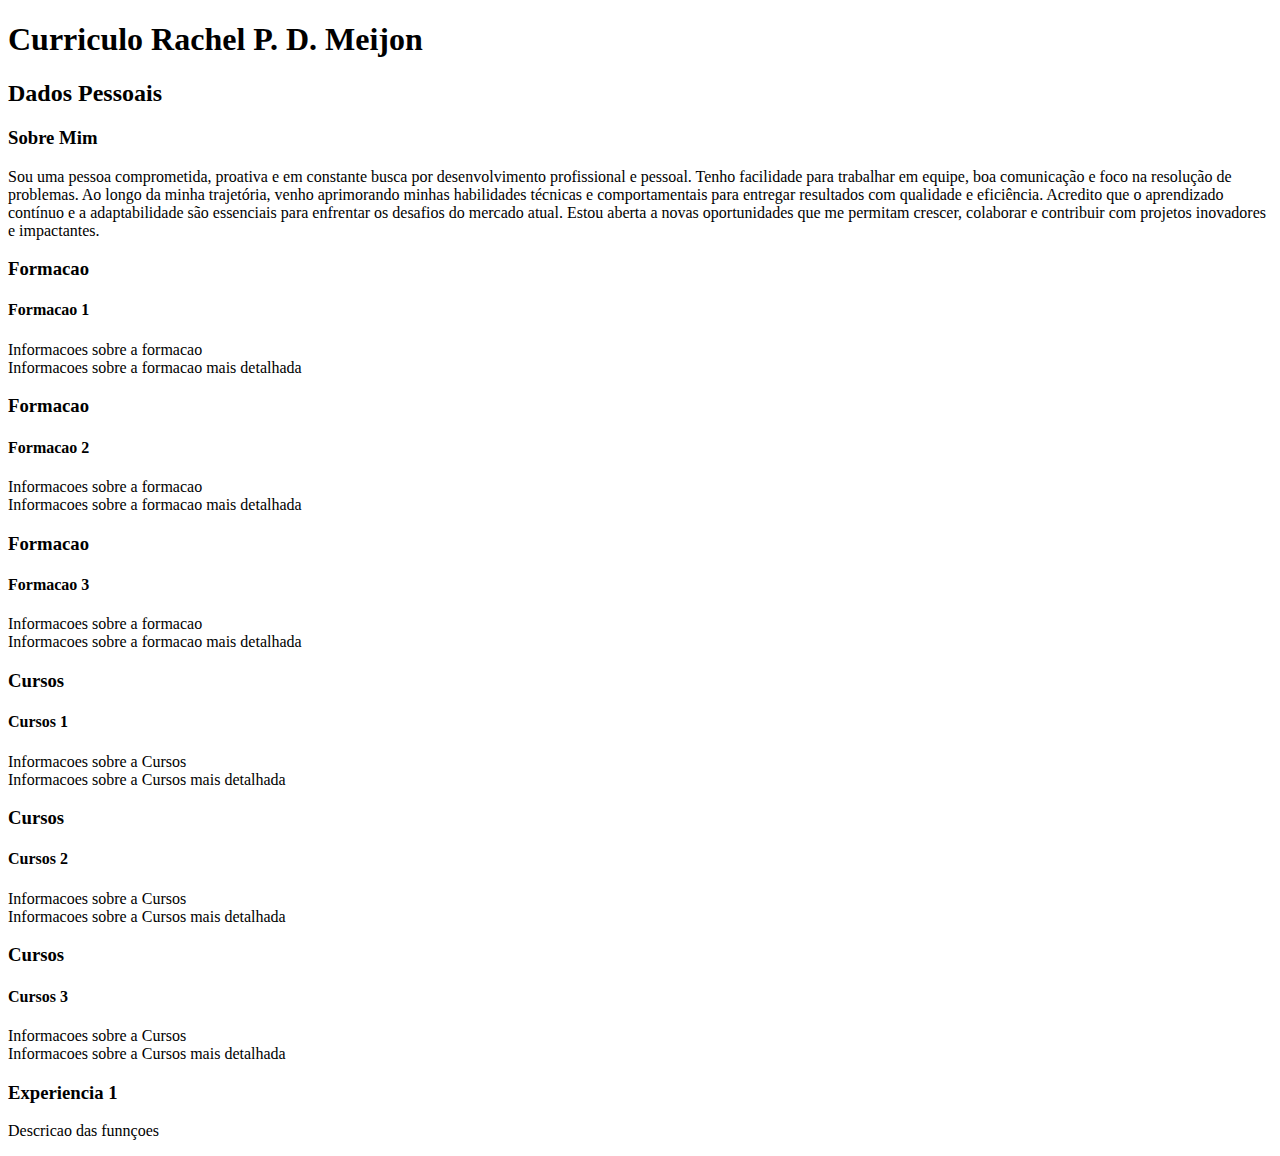
<file: pagina curriculo/index.html>
<!DOCTYPE html>
<html lang="ot-br">

<head>
    <meta charset="UTF-8">
    <meta name="viewport" content="width=device-width, initial-scale=1.0">
    <title>Curriculo Rachel Parreiras</title>
</head>

<body>
    <header>
        <div>
            <!-- Foto perfil -->
        </div>
        <div>
            <!-- Barra de navegacao lateral -->
        </div>
    </header>


    <main>
        <h1>
            <span>Curriculo</span> Rachel P. D. Meijon
        </h1>
        <h2> Dados Pessoais</h2>
        <div>
            <h3>Sobre Mim</h3>
            <p>
                Sou uma pessoa comprometida, proativa e em constante busca por desenvolvimento
                profissional e pessoal. Tenho facilidade para trabalhar em equipe, boa comunicação
                e foco na resolução de problemas.
                Ao longo da minha trajetória, venho aprimorando minhas habilidades técnicas
                e comportamentais para entregar resultados com qualidade e eficiência.

                Acredito que o aprendizado contínuo e a adaptabilidade são essenciais
                para enfrentar os desafios do mercado atual. Estou aberta a novas
                oportunidades que me permitam crescer, colaborar e contribuir com projetos
                inovadores e impactantes.
            </p>
        </div>
        <div>
            <h3>Formacao</h3>
            <div>
                <h4>Formacao 1 </h4>
                 <div>
                    Informacoes sobre a formacao 
                </div>
                 <div>
                    Informacoes sobre a formacao mais detalhada
                </div>
            </div>
            <h3>Formacao</h3>
            <div>
                <h4>Formacao 2 </h4>
                 <div>
                    Informacoes sobre a formacao 
                </div>
                 <div>
                    Informacoes sobre a formacao mais detalhada
                </div>
            </div>
            <h3>Formacao</h3>
            <div>
                <h4>Formacao 3 </h4>
                 <div>
                    Informacoes sobre a formacao 
                </div>
                 <div>
                    Informacoes sobre a formacao mais detalhada
                </div>
            </div>           
        </div>
        <div>
            <h3>Cursos</h3>
            <div>
                <h4>Cursos 1 </h4>
                 <div>
                    Informacoes sobre a Cursos 
                </div>
                 <div>
                    Informacoes sobre a Cursos mais detalhada
                </div>
            </div>
            <h3>Cursos</h3>
            <div>
                <h4>Cursos 2 </h4>
                 <div>
                    Informacoes sobre a Cursos 
                </div>
                 <div>
                    Informacoes sobre a Cursos mais detalhada
                </div>
            </div>
            <h3>Cursos</h3>
            <div>
                <h4>Cursos 3 </h4>
                 <div>
                    Informacoes sobre a Cursos 
                </div>
                 <div>
                    Informacoes sobre a Cursos mais detalhada
                </div>
            </div>           
        </div>
        <div>
            <div>
                <h3>
                    Experiencia 1
                </h3>
                <p>
                    Descricao das funnçoes
                </p>
            </div>
        </div>





        </form>
    </main>

</body>

</html>
</file>
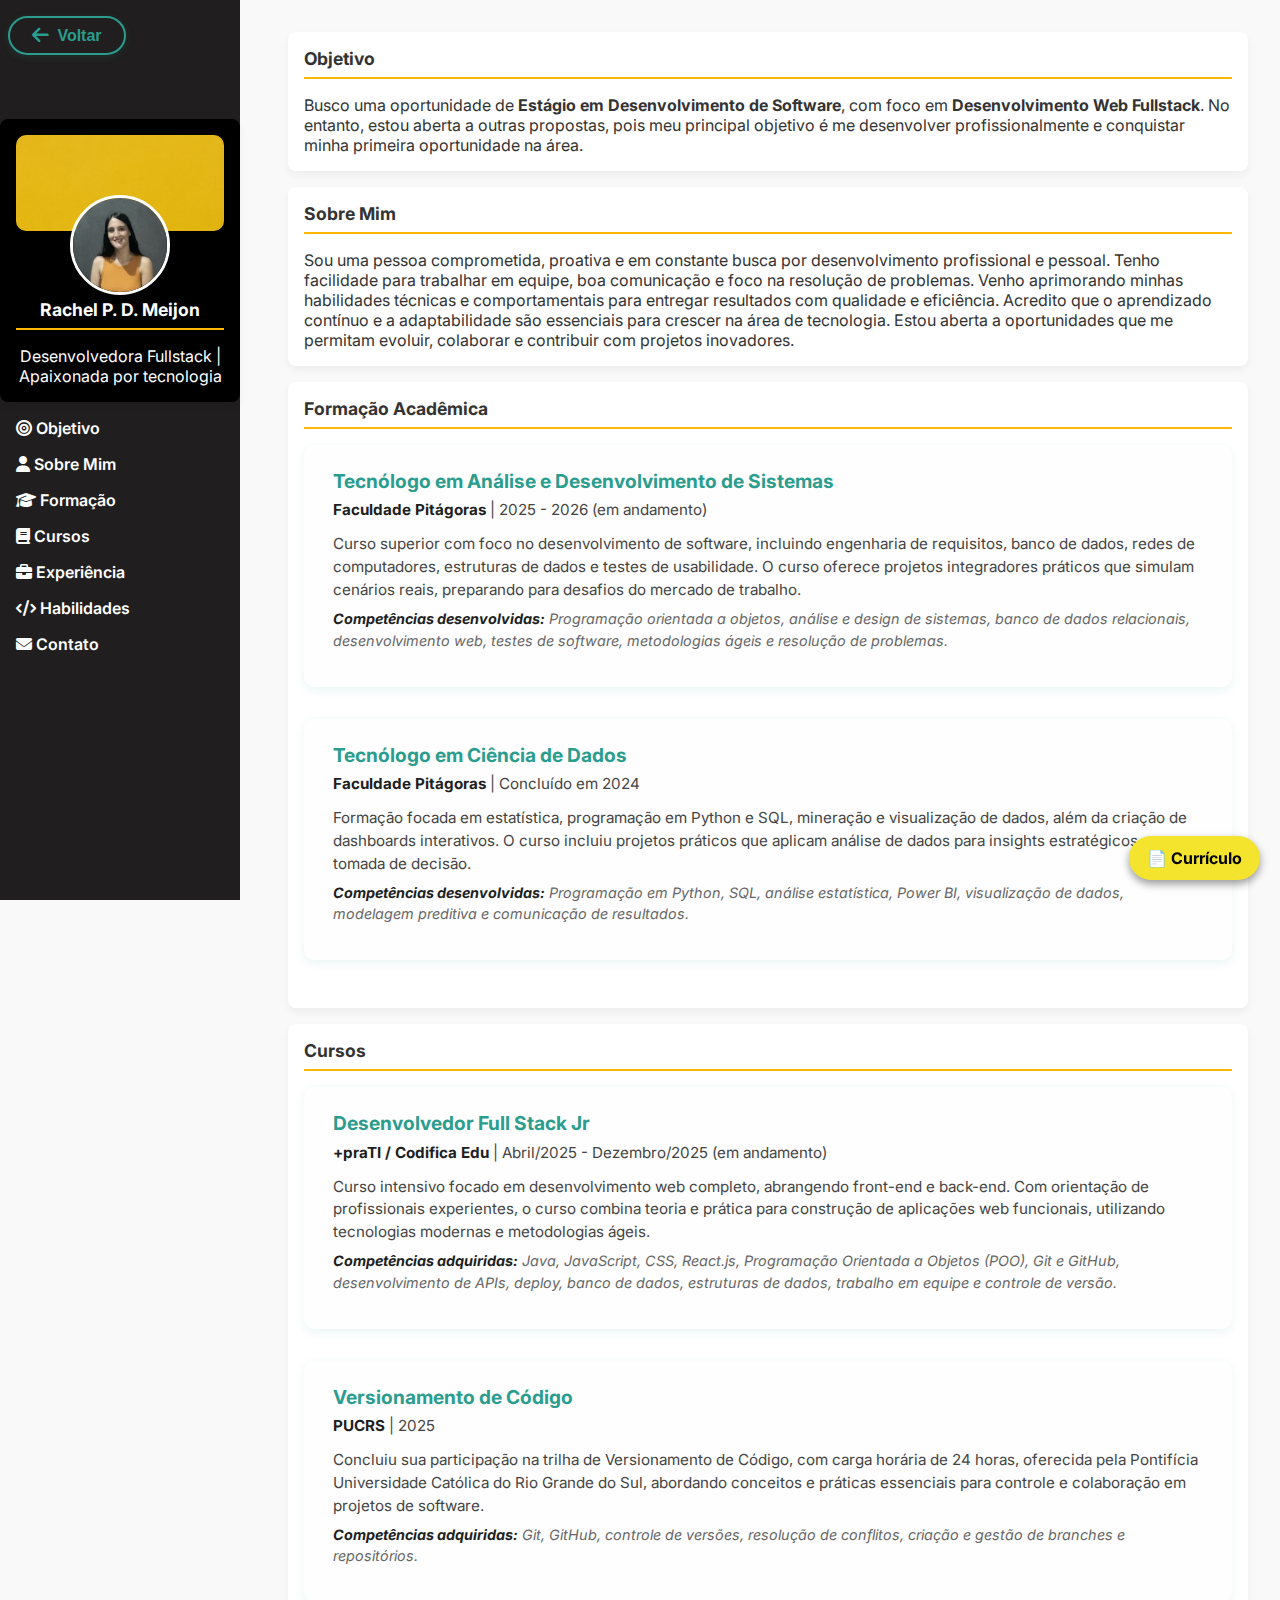
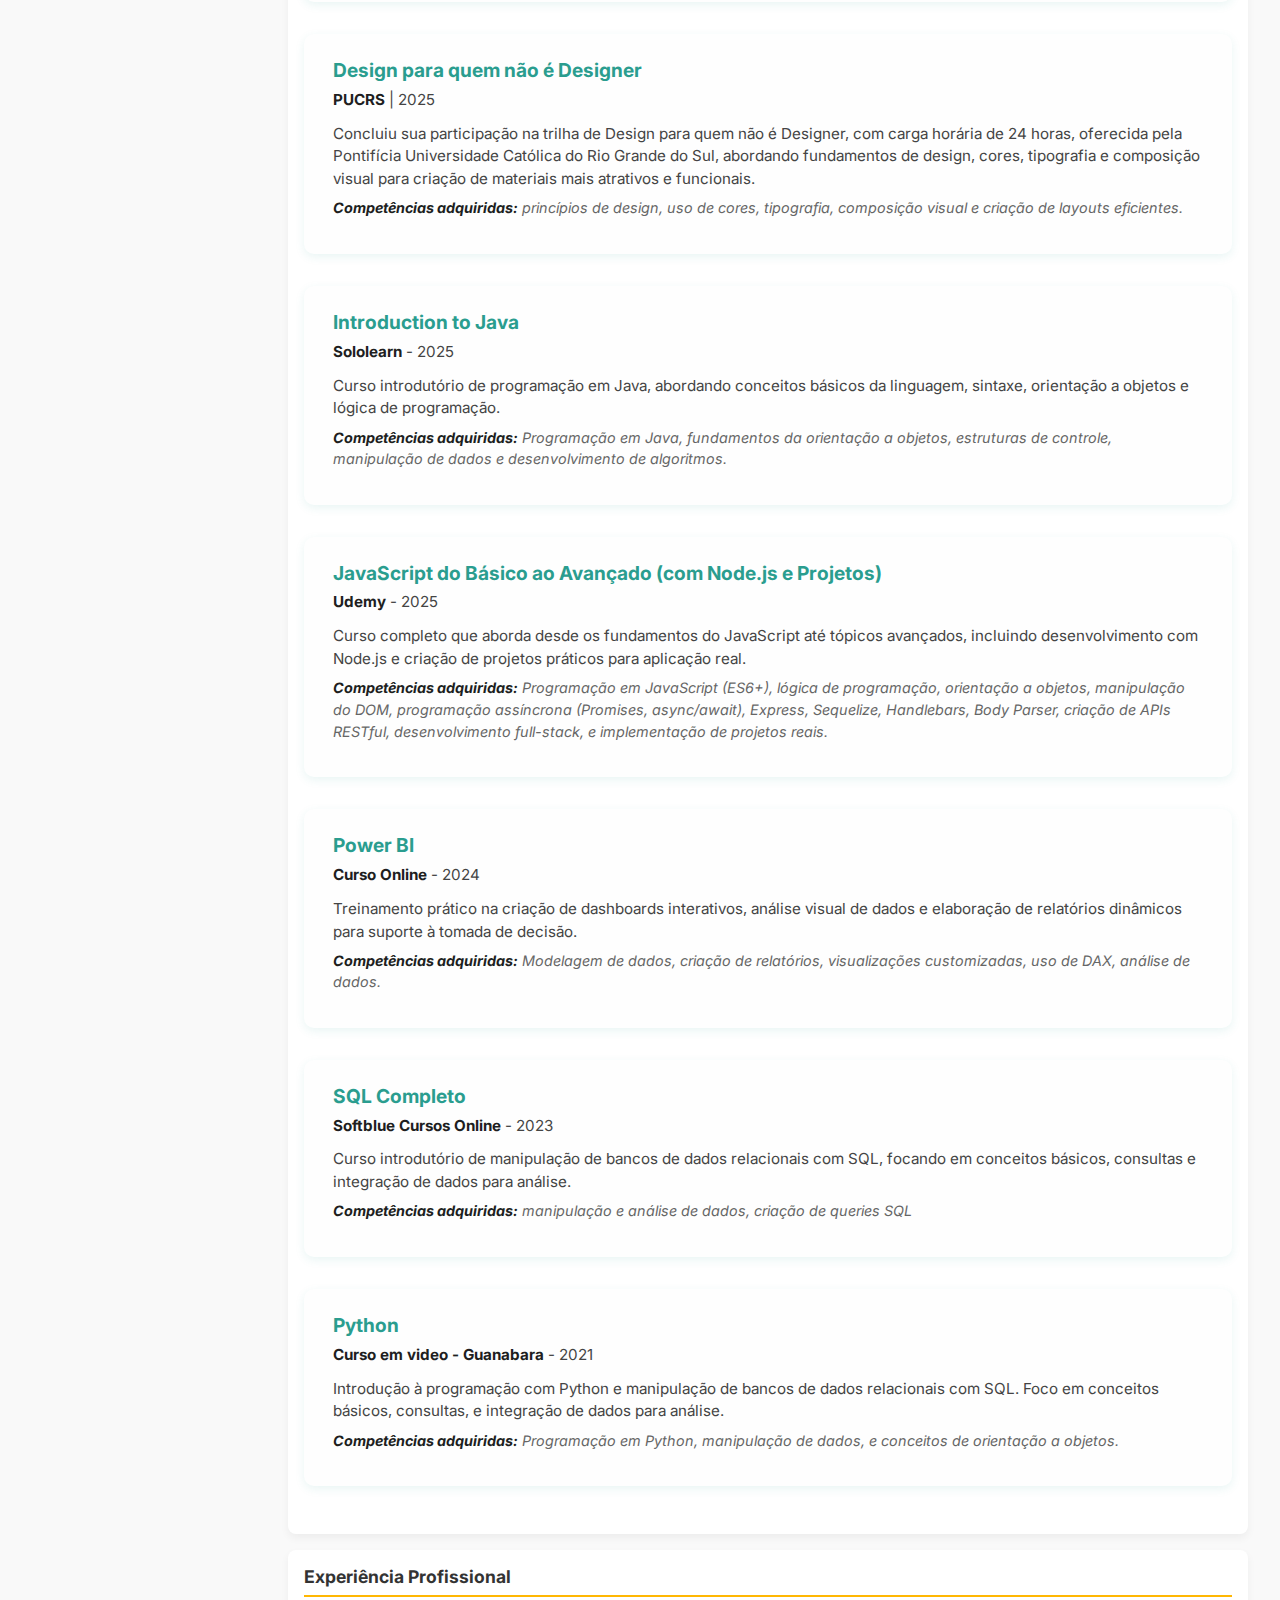
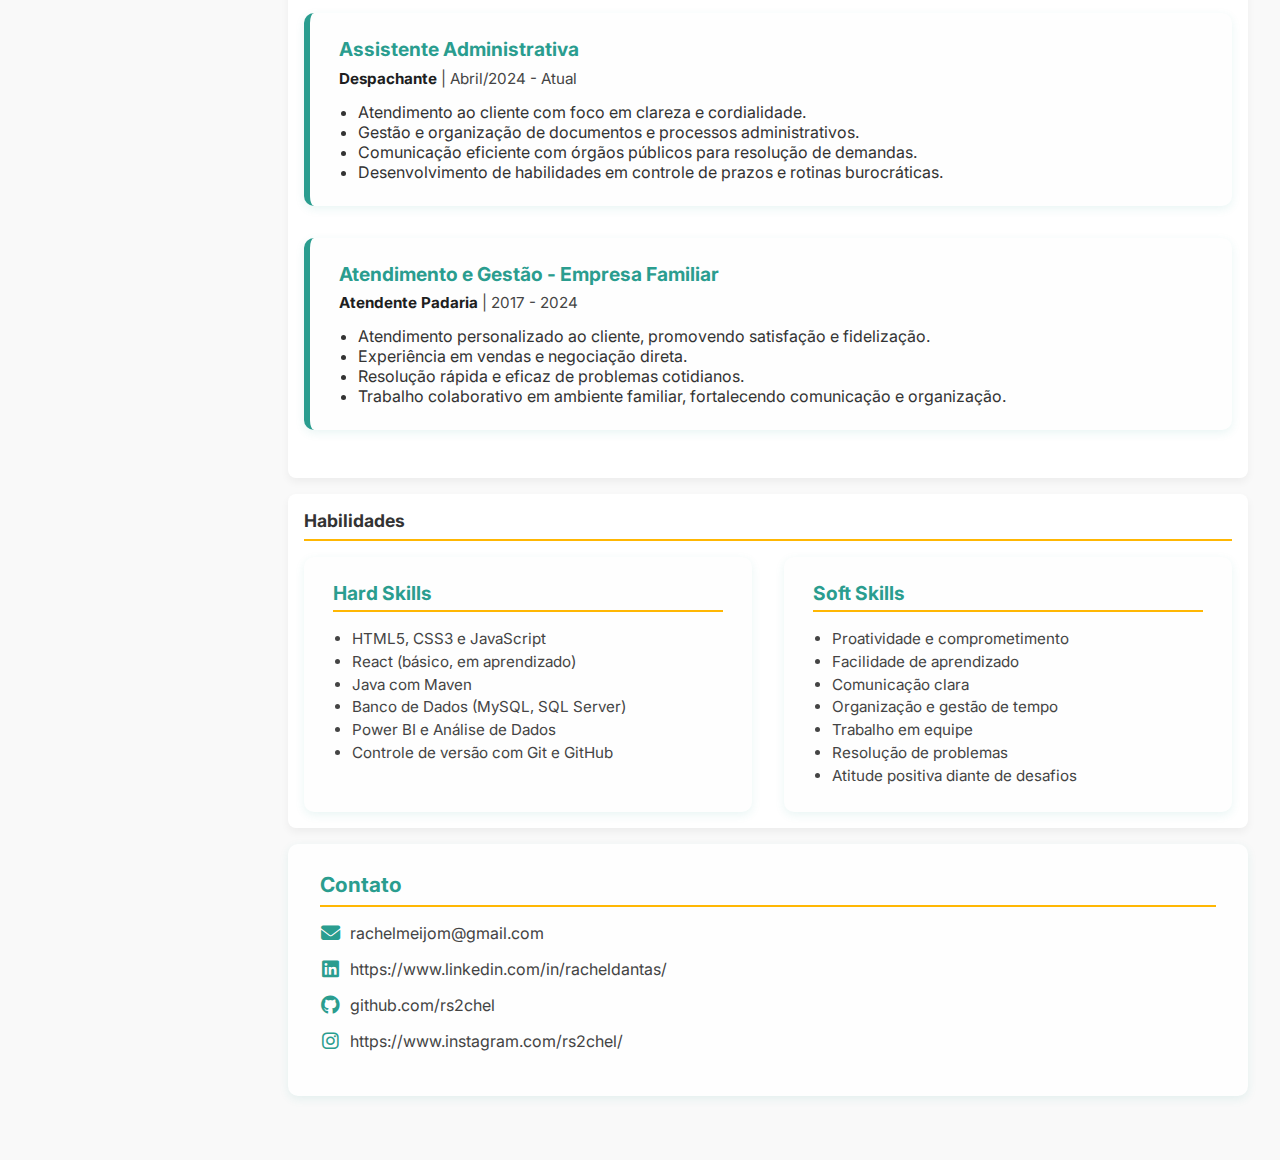
<file: PaginaCurriculo/index.html>
<!DOCTYPE html>
<html lang="pt-BR">

<head>
  <meta charset="UTF-8" />
  <meta name="viewport" content="width=device-width, initial-scale=1.0" />
  <title>Currículo - Rachel Meijon</title>
  <link rel="stylesheet" href="https://cdnjs.cloudflare.com/ajax/libs/font-awesome/6.4.0/css/all.min.css" />
  <link href="https://fonts.googleapis.com/css2?family=Inter:wght@400;600;700&display=swap" rel="stylesheet" />
  <link rel="stylesheet" href="style.css" />
</head>

<body>
  <button class="btn-menu" id="btn-menu">
    <i class="fas fa-bars"></i>
  </button>
  <aside>
    <button class="btn-voltar" id="btn-anterior"><i class="fa fa-arrow-left"></i> Voltar</button>
    <section class="perfil-topo">
      <img src="/img/fundo.png" alt="Capa" class="capa" />
      <div class="perfil-info">
        <img src="/img/FotoPerfilMenor.jpg" alt="Foto de perfil" class="fotoPerfil" />
        <h2>Rachel P. D. Meijon</h2>
        <p>Desenvolvedora Fullstack | Apaixonada por tecnologia</p>
      </div>
    </section>
    <nav>
      <ul>
        <li><a href="#objetivo"><i class="fas fa-bullseye"></i> Objetivo</a></li>
        <li><a href="#sobre"><i class="fas fa-user"></i> Sobre Mim</a></li>
        <li><a href="#formacao"><i class="fas fa-graduation-cap"></i> Formação</a></li>
        <li><a href="#cursos"><i class="fas fa-book"></i> Cursos</a></li>
        <li><a href="#experiencia"><i class="fas fa-briefcase"></i> Experiência</a></li>
        <li><a href="#habilidades"><i class="fas fa-code"></i> Habilidades</a></li>
        <li><a href="#contato"><i class="fas fa-envelope"></i> Contato</a></li>
      </ul>
    </nav>
  </aside>

  <main class="main-conteudo">

    <section id="objetivo">
      <h2>Objetivo</h2>
      <p class="box-text">
        Busco uma oportunidade de <strong>Estágio em Desenvolvimento de Software</strong>, com foco em
        <strong>Desenvolvimento Web Fullstack</strong>. No entanto, estou aberta a outras propostas, pois meu principal
        objetivo é me desenvolver profissionalmente e conquistar minha primeira oportunidade na área.
      </p>
    </section>

    <section id="sobre">
      <h2>Sobre Mim</h2>
      <p class="box-text">
        Sou uma pessoa comprometida, proativa e em constante busca por desenvolvimento
        profissional e pessoal. Tenho facilidade para trabalhar em equipe, boa comunicação
        e foco na resolução de problemas. Venho aprimorando minhas habilidades técnicas e comportamentais para
        entregar resultados com qualidade
        e eficiência. Acredito que o aprendizado contínuo e a adaptabilidade são essenciais
        para crescer na área de tecnologia. Estou aberta a oportunidades que
        me permitam evoluir, colaborar e contribuir com projetos inovadores.
      </p>
    </section>

    <section id="formacao">
      <h2>Formação Acadêmica</h2>

      <article>
        <h3>Tecnólogo em Análise e Desenvolvimento de Sistemas</h3>
        <p><strong>Faculdade Pitágoras</strong> | 2025 - 2026 (em andamento)</p>
        <p class="box-text">
          Curso superior com foco no desenvolvimento de software, incluindo engenharia de requisitos, banco de dados,
          redes de computadores, estruturas de dados e testes de usabilidade. O curso oferece projetos integradores
          práticos que simulam cenários reais, preparando para desafios do mercado de trabalho.
        </p>
        <p class="competencias"><strong>Competências desenvolvidas:</strong> Programação orientada a objetos, análise e
          design de sistemas,
          banco de dados relacionais, desenvolvimento web, testes de software, metodologias ágeis e resolução de
          problemas.</p>
      </article>

      <article>
        <h3>Tecnólogo em Ciência de Dados</h3>
        <p><strong>Faculdade Pitágoras</strong> | Concluído em 2024</p>
        <p class="box-text">
          Formação focada em estatística, programação em Python e SQL, mineração e visualização de dados, além da
          criação de dashboards interativos. O curso incluiu projetos práticos que aplicam análise de dados para
          insights estratégicos e tomada de decisão.
        </p>
        <p class="competencias"><strong>Competências desenvolvidas:</strong> Programação em Python, SQL, análise
          estatística, Power BI,
          visualização de dados, modelagem preditiva e comunicação de resultados.</p>
      </article>
    </section>

    <section id="cursos">
      <h2>Cursos</h2>

      <article>
        <h3>Desenvolvedor Full Stack Jr</h3>
        <p><strong>+praTI / Codifica Edu</strong> | Abril/2025 - Dezembro/2025 (em andamento)</p>
        <p>
          Curso intensivo focado em desenvolvimento web completo, abrangendo front-end e back-end. Com orientação de
          profissionais experientes, o curso combina teoria e prática para construção de aplicações web funcionais,
          utilizando tecnologias modernas e metodologias ágeis.
        </p>
        <p class="competencias"><strong>Competências adquiridas:</strong> Java, JavaScript, CSS, React.js, Programação
          Orientada a Objetos
          (POO), Git e GitHub, desenvolvimento de APIs, deploy, banco de dados, estruturas de dados, trabalho em equipe
          e controle de versão.</p>
      </article>
      <article>
        <h3>Versionamento de Código</h3>
        <p><strong>PUCRS</strong> | 2025</p>
        <p>Concluiu sua participação na trilha de Versionamento de Código, com carga horária de 24 horas,
          oferecida pela Pontifícia Universidade Católica do Rio Grande do Sul, abordando conceitos e práticas
          essenciais para controle e colaboração em projetos de software.</p>
        <p class="competencias"><strong>Competências adquiridas:</strong> Git, GitHub, controle de versões,
          resolução de conflitos, criação e gestão de branches e repositórios.</p>
      </article>
      <article>
        <h3>Design para quem não é Designer</h3>
        <p><strong>PUCRS</strong> | 2025</p>
        <p>Concluiu sua participação na trilha de Design para quem não é Designer, com carga horária de
          24 horas, oferecida pela Pontifícia Universidade Católica do Rio Grande do Sul, abordando
          fundamentos de design, cores, tipografia e composição visual para criação de materiais mais
          atrativos e funcionais.</p>
        <p class="competencias"><strong>Competências adquiridas:</strong> princípios de design,
          uso de cores, tipografia, composição visual e criação de layouts eficientes.</p>
      </article>


      <article>
        <h3>Introduction to Java</h3>
        <p><strong>Sololearn</strong> - 2025</p>
        <p>Curso introdutório de programação em Java, abordando conceitos básicos da linguagem, sintaxe, orientação a
          objetos e lógica de programação.</p>
        <p class="competencias"><strong>Competências adquiridas:</strong> Programação em Java, fundamentos da orientação
          a objetos, estruturas de controle, manipulação de dados e desenvolvimento de algoritmos.</p>
      </article>
      <article>
        <h3>JavaScript do Básico ao Avançado (com Node.js e Projetos)</h3>
        <p><strong>Udemy</strong> - 2025</p>
        <p>Curso completo que aborda desde os fundamentos do JavaScript até tópicos avançados, incluindo desenvolvimento
          com Node.js e criação de projetos práticos para aplicação real.</p>
        <p class="competencias"><strong>Competências adquiridas:</strong> Programação em JavaScript (ES6+), lógica de
          programação, orientação a objetos, manipulação do DOM, programação assíncrona (Promises, async/await),
          Express, Sequelize, Handlebars, Body Parser, criação de APIs RESTful, desenvolvimento full-stack, e
          implementação de projetos reais.</p>
      </article>
      <article>
        <h3>Power BI</h3>
        <p><strong>Curso Online</strong> - 2024</p>
        <p>Treinamento prático na criação de dashboards interativos, análise visual de dados e elaboração de relatórios
          dinâmicos para suporte à tomada de decisão.</p>
        <p class="competencias"><strong>Competências adquiridas:</strong> Modelagem de dados, criação de relatórios,
          visualizações
          customizadas, uso de DAX, análise de dados.</p>
      </article>
      <article>
        <h3>SQL Completo</h3>
        <p><strong>Softblue Cursos Online</strong> - 2023</p>
        <p>Curso introdutório de manipulação de bancos de dados relacionais com SQL, focando em
          conceitos básicos, consultas e integração de dados para análise.</p>
        <p class="competencias"><strong>Competências adquiridas:</strong> manipulação e análise
          de dados, criação de queries SQL </p>
      </article>
      <article>
        <h3>Python</h3>
        <p><strong>Curso em video - Guanabara</strong> - 2021</p>
        <p>Introdução à programação com Python e manipulação de bancos de dados relacionais com SQL. Foco em conceitos
          básicos, consultas, e integração de dados para análise.</p>
        <p class="competencias"><strong>Competências adquiridas:</strong> Programação em Python, manipulação de dados, e
          conceitos de orientação
          a objetos.
      </article>

    </section>

    <section id="experiencia">
      <h2>Experiência Profissional</h2>

      <article>
        <h3>Assistente Administrativa</h3>
        <p><strong>Despachante</strong> | Abril/2024 - Atual</p>
        <ul>
          <li>Atendimento ao cliente com foco em clareza e cordialidade.</li>
          <li>Gestão e organização de documentos e processos administrativos.</li>
          <li>Comunicação eficiente com órgãos públicos para resolução de demandas.</li>
          <li>Desenvolvimento de habilidades em controle de prazos e rotinas burocráticas.</li>
        </ul>
      </article>

      <article>
        <h3>Atendimento e Gestão - Empresa Familiar</h3>
        <p><strong>Atendente Padaria</strong> | 2017 - 2024</p>
        <ul>
          <li>Atendimento personalizado ao cliente, promovendo satisfação e fidelização.</li>
          <li>Experiência em vendas e negociação direta.</li>
          <li>Resolução rápida e eficaz de problemas cotidianos.</li>
          <li>Trabalho colaborativo em ambiente familiar, fortalecendo comunicação e organização.</li>
        </ul>
      </article>
    </section>

    <section id="habilidades">
      <h2>Habilidades</h2>

      <div class="habilidades-container">
        <div class="habilidade-card">
          <h3>Hard Skills</h3>
          <ul>
            <li>HTML5, CSS3 e JavaScript</li>
            <li>React (básico, em aprendizado)</li>
            <li>Java com Maven</li>
            <li>Banco de Dados (MySQL, SQL Server)</li>
            <li>Power BI e Análise de Dados</li>
            <li>Controle de versão com Git e GitHub</li>
          </ul>
        </div>

        <div class="habilidade-card">
          <h3>Soft Skills</h3>
          <ul>
            <li>Proatividade e comprometimento</li>
            <li>Facilidade de aprendizado</li>
            <li>Comunicação clara</li>
            <li>Organização e gestão de tempo</li>
            <li>Trabalho em equipe</li>
            <li>Resolução de problemas</li>
            <li>Atitude positiva diante de desafios</li>
          </ul>
        </div>
      </div>
    </section>

    <section id="contato">
      <h2>Contato</h2>
      <p><i class="fas fa-envelope"></i> rachelmeijom@gmail.com</p>
      <p><i class="fab fa-linkedin"></i> https://www.linkedin.com/in/racheldantas/</p>
      <p><i class="fab fa-github"></i> github.com/rs2chel</p>
      <p><i class="fab fa-instagram"></i> https://www.instagram.com/rs2chel/</p>
    </section>
    <a href="https://drive.google.com/file/d/1Z_Vy1hF45mJ18bgkiZZOt-1wTgn6fCNy/view?usp=drive_link"
      class="btn-curriculo" download>📄 Currículo</a>
    <script src="scripts.js"></script>
    <script src="/scripts.js"></script>
  </main>
</body>

</html>
</file>
<file: PaginaCurriculo/style.css>
/* Reset */
* {
  margin: 0;
  padding: 0;
  box-sizing: border-box;
}

body {
  font-family: 'Inter', sans-serif;
  display: flex;
  flex-direction: column;
  min-height: 100vh;
  background-color: #f9f9f9;
  color: #333;
}

.btn-voltar {
  margin: 1rem 0 4rem 0.5rem;
  display: inline-flex;
  align-items: center;
  gap: 0.5rem;
  padding: 0.5rem 1.4rem;
  font-family: 'Segoe UI', Tahoma, Geneva, Verdana, sans-serif;
  font-weight: 600;
  font-size: 1rem;
  color: #2a9d8f;
  /* verde-azulado */
  background-color: transparent;
  border: 2.5px solid #2a9d8f;
  border-radius: 40px;
  cursor: pointer;
  transition: background-color 0.3s ease, color 0.3s ease, box-shadow 0.3s ease;
  box-shadow: 0 2px 8px rgba(42, 157, 143, 0.15);
}

.btn-voltar:hover {
  background-color: #2a9d8f;
  color: #fff;
  box-shadow: 0 4px 15px rgba(42, 157, 143, 0.5);
}

.btn-voltar i {
  font-size: 1.2rem;
  transition: transform 0.3s ease;
}

.btn-voltar:hover i {
  transform: translateX(-8px);
}

aside {
  position: fixed;
  top: 0;
  left: 0;
  width: 15rem;
  height: 100%;
  background-color: #201e1e;
  color: white;
}

.perfil-topo {
  text-align: center;
  background-color: #000;
}

.capa {
  width: 100%;
  height: 6rem;
  border-radius: 10px;
  object-fit: cover;
}

.perfil-info {
  margin-top: -2.5rem;
  color: #fff;
}

.perfil-info .fotoPerfil {
  width: 100px;
  height: 100px;
  border-radius: 50%;
  border: 3px solid white;
  object-fit: cover;
}

aside ul {
  list-style: none;
  padding: 0 1rem;
}

aside li {
  margin-bottom: 1rem;
}

aside a {
  color: #fff;
  text-decoration: none;
  font-weight: 600;
  transition: 0.3s;
}

aside a:hover {
  color: #ffb703;
}

.main-conteudo {
  margin-left: 16rem;
  padding: 2rem;
}

section {
  background: #fff;
  padding: 1rem;
  margin-bottom: 1rem;
  border-radius: 8px;
  box-shadow: 0 4px 8px rgba(0, 0, 0, 0.05);
}

h2 {
  font-size: 1.1rem;
  margin-bottom: 1rem;
  border-bottom: 2px solid #ffb703;
  padding-bottom: 0.5rem;
}

ul {
  padding-left: 1.2rem;
}

footer {
  text-align: center;
  padding: 1rem;
  background-color: #000;
  color: #fff;
  margin-top: auto;
}

/* Estilos para os artigos das seções formação e cursos */
#formacao article,
#cursos article {
  margin-bottom: 2rem;
  padding: 1.5rem 1.8rem;
  background-color: #fefefe;
  border-radius: 10px;
  box-shadow: 0 3px 10px rgba(42, 157, 143, 0.1);
  transition: box-shadow 0.3s ease;
}

#formacao article:hover,
#cursos article:hover {
  box-shadow: 0 6px 20px rgba(42, 157, 143, 0.2);
}

#formacao article h3,
#cursos article h3 {
  color: #2a9d8f;
  /* verde-azulado */
  font-weight: 700;
  margin-bottom: 0.4rem;
  font-size: 1.2rem;
}

#formacao article p,
#cursos article p {
  font-size: 0.95rem;
  line-height: 1.5;
  color: #444;
  margin-bottom: 0.7rem;
}

#formacao article p strong,
#cursos article p strong {
  color: #201e1e;
  /* texto mais escuro para títulos fortes */
}

#formacao article p.competencias,
#cursos article p.competencias {
  font-style: italic;
  font-size: 0.9rem;
  color: #666;
  margin-top: -0.3rem;
}

/* Experiência Profissional */
#experiencia article {
  background-color: #fefefe;
  border-left: 6px solid #2a9d8f;
  /* verde-azulado */
  padding: 1.5rem 1.8rem;
  margin-bottom: 2rem;
  border-radius: 10px;
  box-shadow: 0 3px 10px rgba(42, 157, 143, 0.1);
  transition: box-shadow 0.3s ease;
}

#experiencia article:hover {
  box-shadow: 0 6px 20px rgba(42, 157, 143, 0.2);
}

#experiencia article h3 {
  color: #2a9d8f;
  font-weight: 700;
  margin-bottom: 0.4rem;
  font-size: 1.2rem;
}

#experiencia article p {
  font-size: 0.95rem;
  line-height: 1.5;
  color: #444;
  margin-bottom: 0.7rem;
}

#experiencia article p strong {
  color: #201e1e;
  /* texto mais escuro para destaque */
}

/* Habilidades */
.habilidades-container {
  display: flex;
  gap: 2rem;
  flex-wrap: wrap;
  justify-content: space-between;
  margin-top: 1rem;
}

.habilidade-card {
  background-color: #fefefe;
  border-radius: 10px;
  box-shadow: 0 3px 10px rgba(42, 157, 143, 0.1);
  padding: 1.5rem 1.8rem;
  flex: 1 1 45%;
  min-width: 280px;
  transition: box-shadow 0.3s ease;
}

.habilidade-card:hover {
  box-shadow: 0 6px 20px rgba(42, 157, 143, 0.2);
}

.habilidade-card h3 {
  color: #2a9d8f;
  font-weight: 700;
  margin-bottom: 1rem;
  font-size: 1.2rem;
  border-bottom: 2px solid #ffb703;
  padding-bottom: 0.3rem;
}

.habilidade-card ul {
  list-style-type: disc;
  padding-left: 1.2rem;
  color: #444;
  font-size: 0.95rem;
  line-height: 1.5;
}

#contato {
  background-color: #fefefe;
  padding: 1.8rem 2rem;
  border-radius: 10px;
  box-shadow: 0 3px 10px rgba(42, 157, 143, 0.1);
  margin-bottom: 2rem;
}

#contato h2 {
  color: #2a9d8f;
  font-weight: 700;
  margin-bottom: 1rem;
  font-size: 1.3rem;
  border-bottom: 2px solid #ffb703;
  padding-bottom: 0.5rem;
}

#contato p {
  font-size: 1rem;
  color: #444;
  margin-bottom: 1rem;
  display: flex;
  align-items: center;
  gap: 0.6rem;
}

#contato p i {
  color: #2a9d8f;
  font-size: 1.2rem;
  min-width: 20px;
  text-align: center;
}

/* Links de contato (LinkedIn, GitHub) */
#contato p a {
  color: #2a9d8f;
  text-decoration: none;
  font-weight: 600;
  transition: color 0.3s ease;
}

#contato p a:hover {
  color: #ffb703;
  text-decoration: underline;
}

/* Botão Menu (mobile) */
.btn-menu {
  position: fixed;
  top: 1rem;
  left: 1rem;
  background-color: #2a9d8f;
  color: #fff;
  border: none;
  border-radius: 50%;
  width: 3rem;
  height: 3rem;
  display: none;
  /* Só aparece no mobile */
  justify-content: center;
  align-items: center;
  font-size: 1.4rem;
  cursor: pointer;
  z-index: 1100;
  box-shadow: 0 4px 10px rgba(42, 157, 143, 0.3);
  transition: background-color 0.3s ease, transform 0.3s ease;
}

.btn-menu:hover {
  background-color: #21867a;
  transform: scale(1.05);
}

/* Botão fixo para download do currículo */
.btn-curriculo {
  position: fixed;
  bottom: 20px;
  right: 20px;
  background-color: #f4e42d;
  color: #000;
  padding: 12px 18px;
  border-radius: 30px;
  font-weight: bold;
  text-decoration: none;
  box-shadow: 0 4px 8px rgba(0, 0, 0, 0.4);
  transition: all 0.3s ease;
  z-index: 1000;
}

.btn-curriculo:hover {
  background-color: #d6c825;
  transform: scale(1.05);
}

/* Versão modo escuro */
body.dark .btn-curriculo {
  background-color: #f4e42d;
  color: #000;
}

/* Responsividade */
@media (max-width: 768px) {
  .btn-voltar {
    margin: 6rem 0 1rem;
  }

  .btn-menu {
    display: flex;
  }

  .btn-voltar {
    height: 2rem;
    padding: 10px;
  }

  aside {
    display: none;
    position: fixed;
    top: 0;
    left: 0;
    height: 100%;
    z-index: 1000;
    transform: translateX(-100%);
    transition: transform 0.3s ease;
  }

  aside.menu-ativo {
    display: block;
    transform: translateX(0);
  }

  .capa {
    height: 3rem;
  }

  .perfil-info .fotoPerfil {
    width: 60px;
    height: 60px;
  }

  /* Fundo escurecido quando o menu aparece */
  .overlay {
    position: fixed;
    top: 0;
    left: 0;
    width: 100%;
    height: 100%;
    background: rgba(0, 0, 0, 0.4);
    display: none;
    z-index: 900;
  }

  .overlay.ativo {
    display: block;
  }

  .main-conteudo {
    margin: 0;
    padding: 1rem;
  }

  #formacao article,
  #cursos article {
    padding: 1rem 1.2rem;
  }

  #formacao article h3,
  #cursos article h3 {
    font-size: 1.1rem;
  }

  .habilidades-container {
    flex-direction: column;
  }

  .habilidade-card {
    flex: 1 1 100%;
  }

  .btn-curriculo {
    padding: 10px 14px;
    font-size: 0.9rem;
  }
   #contato p {
        font-size: 0.8rem
    }
}

/* ======= Modo Escuro ======= */
body.dark {
  background-color: #121212;
}

/* Links */
body.dark a {
  color: #f4e42d;
}

body.dark a:hover {
  color: #000000;
}

/* Barra lateral */
body.dark aside {
  background-color: #262525;
  border-right: 1px solid #333;
}

/* Artigos em Formação e Cursos */
body.dark #formacao article,
body.dark #cursos article {
  background-color: #4a4a4a;
}

/* Todas as sections */
body.dark section {
  background-color: #2b2a2a;
  border: 1px solid #475862;
  color: #fff;
}

/* Diversos elementos */
body.dark #formacao article,
body.dark #experiencia article,
body.dark .habilidade-card,
body.dark #contato,
body.dark p {
  background-color: #4541416d;
  border-right: 1px solid rgb(49, 47, 47);

  color: #fff;
}

/* Caixa de texto */
body.dark .box-text {
  background-color: transparent;
  color: #fff;
}

/* Área principal */
body.dark .main-conteudo {
  background-color: transparent;
}

/* Artigos no dark */
body.dark .box-text,
body.dark article {
  padding: 1rem;
  border-radius: 10px;
  color: #fffbfb;
  font-size: 1.2rem;

}

/* Parágrafos de Formação e Cursos */
body.dark #formacao article p,
body.dark #cursos article p,
body.dark #contato p,
body.dark p {

  color: #fff;
  background-color: transparent;
}

/* Strong dentro de Formação */
body.dark #formacao article p strong {
  color: #f6ee7e;

}

/* Competências */
body.dark #formacao article p.competencias,
body.dark #cursos article p.competencias,
body.dark #cursos article p,
body.dark .box-text,
body.dark .habilidade-card li {

  color: #ffffff;

}



body.dark #formacao article:hover,
body.dark #cursos article:hover,
body.dark .habilidade-card:hover,
body.dark #experiencia article:hover {
  box-shadow: 2px 2px 3px 1px #21867a;
}
</file>
